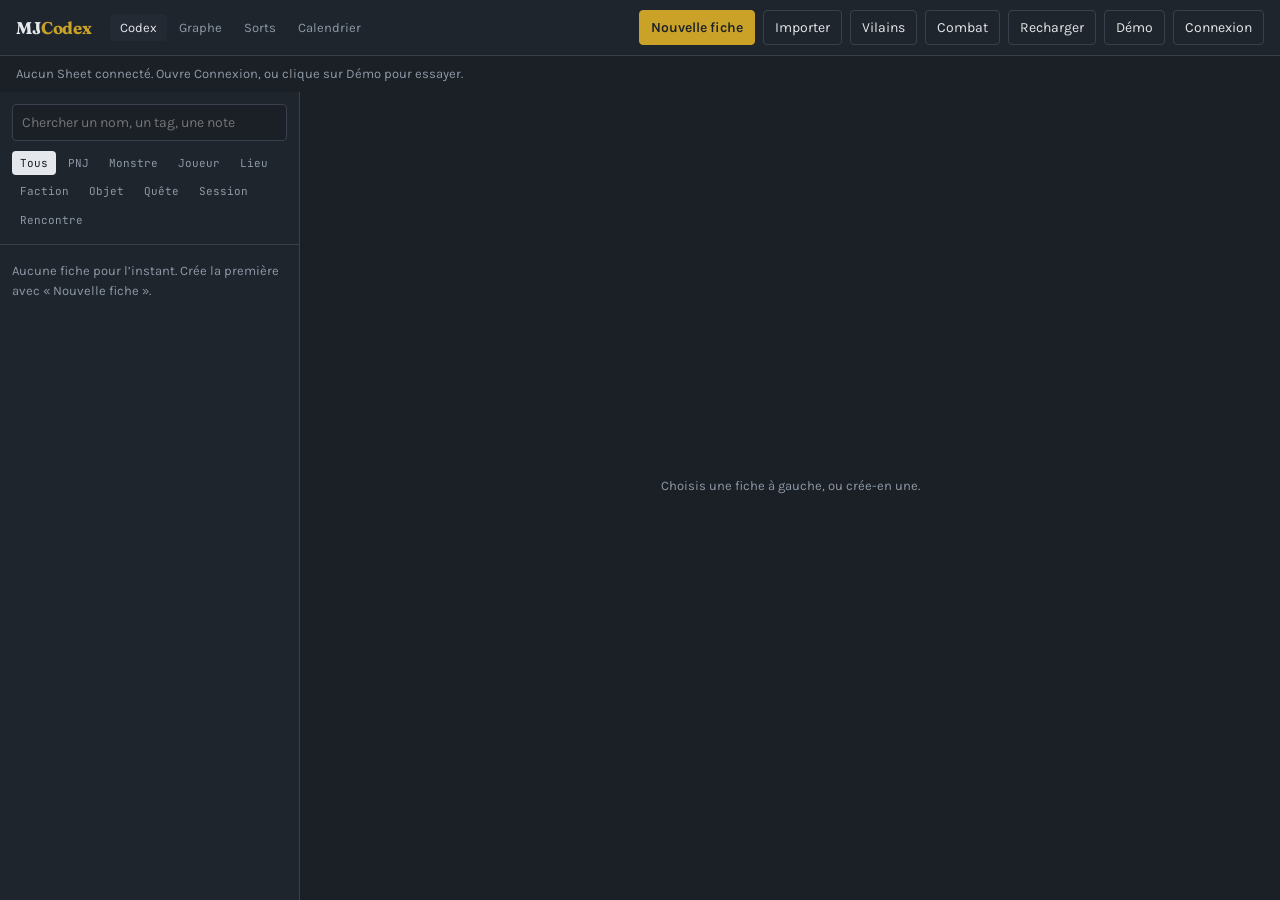
<file: index.html>
<!doctype html>
<html lang="fr">
<head>
  <meta charset="utf-8">
  <meta name="viewport" content="width=device-width, initial-scale=1">
  <title>MJ Codex</title>

  <link rel="preconnect" href="https://fonts.googleapis.com">
  <link rel="preconnect" href="https://fonts.gstatic.com" crossorigin>
  <link href="https://fonts.googleapis.com/css2?family=Fraunces:opsz,wght@9..144,500;9..144,700&family=Karla:wght@400;600&family=JetBrains+Mono:wght@400;600&display=swap" rel="stylesheet">
  <link rel="stylesheet" href="css/style.css">
</head>
<body>

  <div id="entete"></div>

  <main class="plan plan--codex">
    <section class="panneau panneau--liste" id="panneau-liste" aria-label="Fiches"></section>
    <section class="panneau panneau--fiche" id="panneau-fiche" aria-label="Fiche"></section>
  </main>

  <section class="combat" id="panneau-vilains" aria-label="Registre des vilains" hidden></section>

  <dialog id="import" class="dialogue dialogue--large">
    <form id="form-import" class="dialogue-corps">
      <h2>Importer un stat block</h2>
      <p class="indice">Colle un bloc du SRD (français ou anglais) ou tes propres notes. La fiche Monstre s’ouvre en édition pour vérifier.</p>
      <textarea class="champ champ--zone champ--mono" name="texte" rows="16" placeholder="Gobelin
Humanoïde (gobelinoïde) de taille P, neutre mauvais
Classe d'armure 15 (armure de cuir, bouclier)
Points de vie 7 (2d6)
…" required></textarea>
      <div class="fiche-actions">
        <button class="bouton bouton--plein" type="submit">Créer la fiche</button>
        <button class="bouton" type="button" id="fermer-import">Fermer</button>
      </div>
    </form>
  </dialog>

  <script type="module" src="js/pages/codex.js"></script>
</body>
</html>
</file>
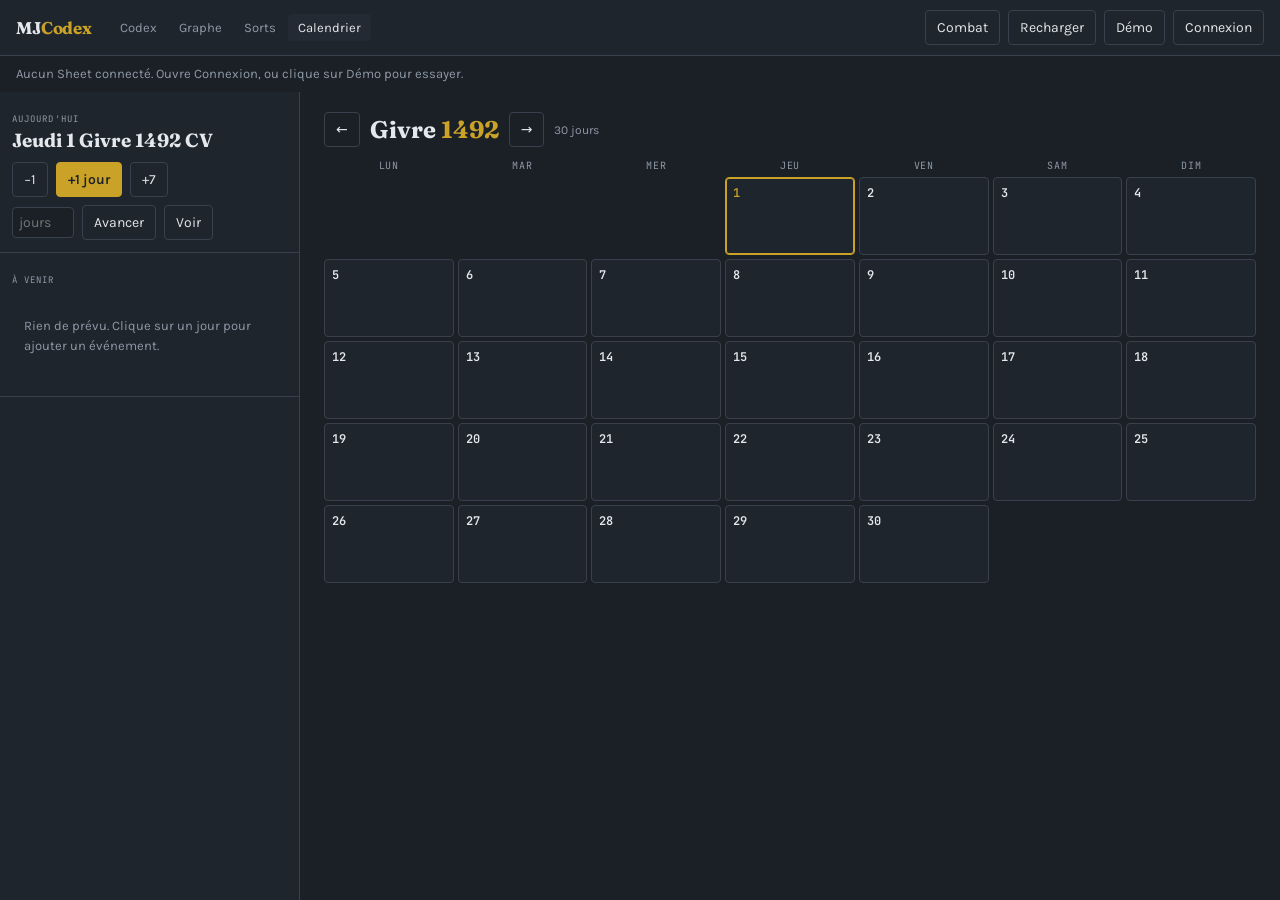
<file: calendrier.html>
<!doctype html>
<html lang="fr">
<head>
  <meta charset="utf-8">
  <meta name="viewport" content="width=device-width, initial-scale=1">
  <title>MJ Codex — Calendrier</title>

  <link rel="preconnect" href="https://fonts.googleapis.com">
  <link rel="preconnect" href="https://fonts.gstatic.com" crossorigin>
  <link href="https://fonts.googleapis.com/css2?family=Fraunces:opsz,wght@9..144,500;9..144,700&family=Karla:wght@400;600&family=JetBrains+Mono:wght@400;600&display=swap" rel="stylesheet">
  <link rel="stylesheet" href="css/style.css">
</head>
<body>

  <div id="entete"></div>

  <main class="plan plan--codex">
    <section class="panneau panneau--liste" id="panneau-commandes" aria-label="Date du jour"></section>
    <section class="panneau panneau--fiche" id="panneau-mois" aria-label="Mois"></section>
  </main>

  <script type="module" src="js/pages/calendrier.js"></script>
</body>
</html>
</file>
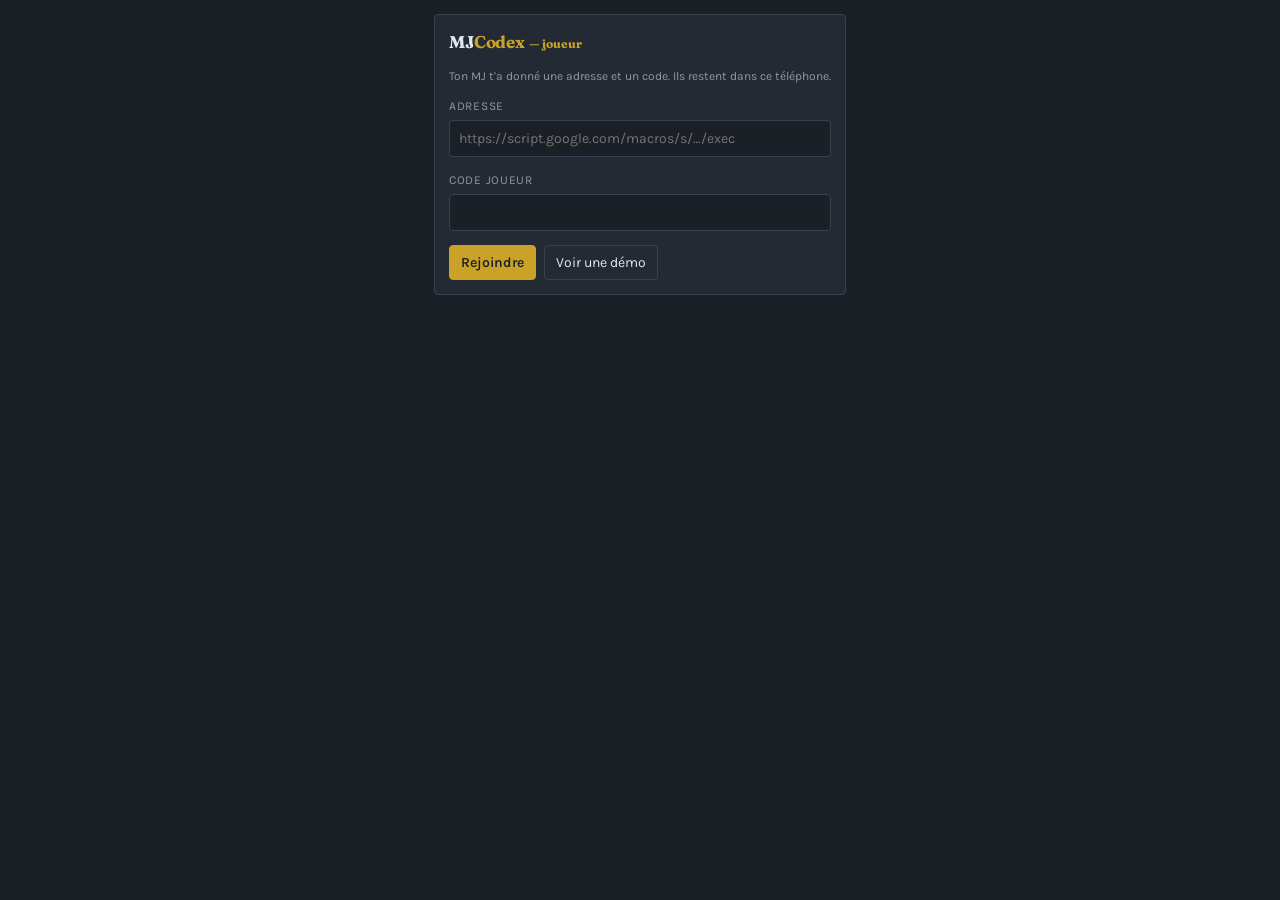
<file: joueur.html>
<!doctype html>
<html lang="fr">
<head>
  <meta charset="utf-8">
  <meta name="viewport" content="width=device-width, initial-scale=1, viewport-fit=cover">
  <meta name="theme-color" content="#1B2027">
  <title>Ma fiche — MJ Codex</title>

  <link rel="preconnect" href="https://fonts.googleapis.com">
  <link rel="preconnect" href="https://fonts.gstatic.com" crossorigin>
  <link href="https://fonts.googleapis.com/css2?family=Fraunces:opsz,wght@9..144,500;9..144,700&family=Karla:wght@400;600&family=JetBrains+Mono:wght@400;600&display=swap" rel="stylesheet">
  <link rel="stylesheet" href="css/style.css">
</head>
<body class="corps-joueur">
  <main class="joueur" id="joueur"></main>
  <script type="module" src="js/pages/joueur.js"></script>
</body>
</html>
</file>
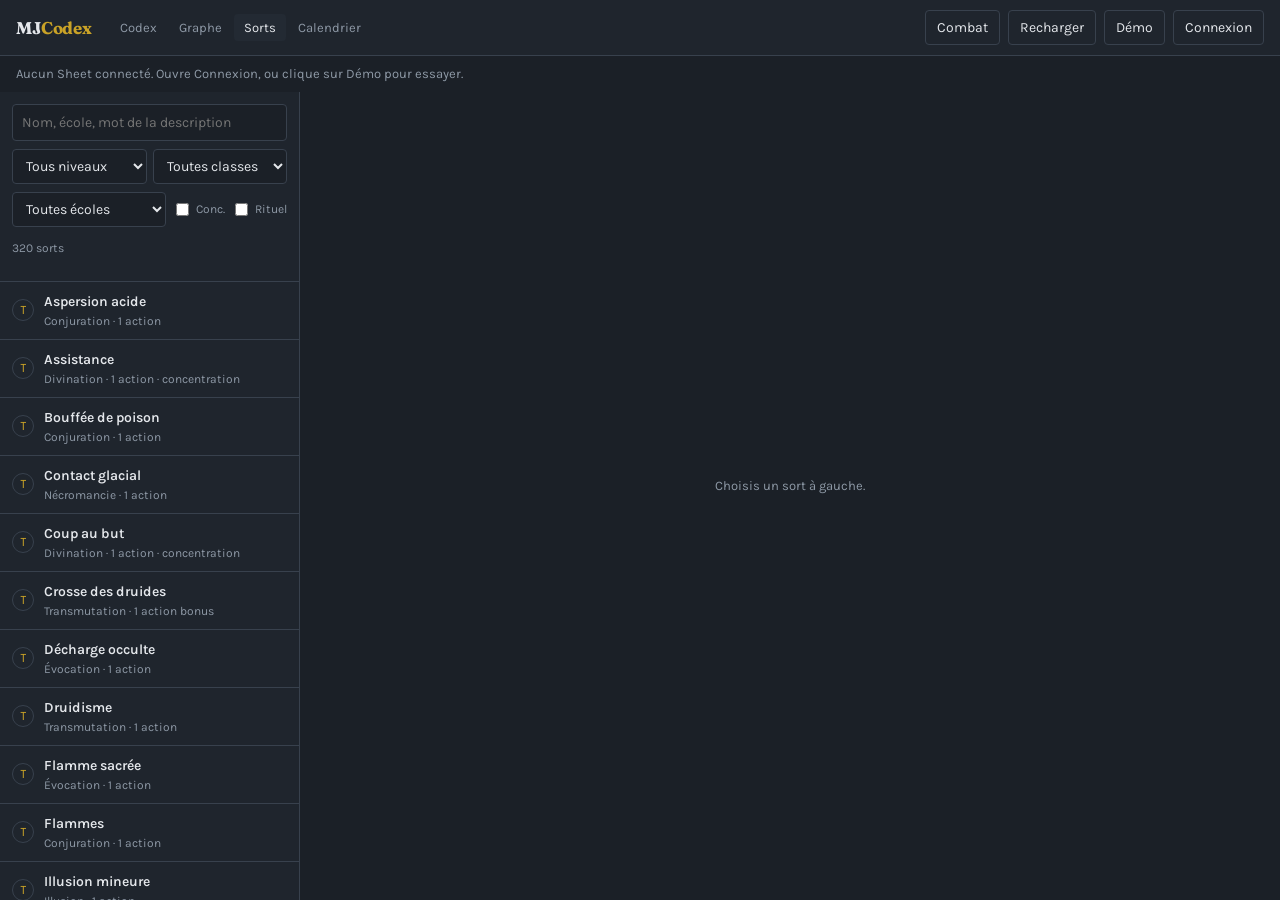
<file: sorts.html>
<!doctype html>
<html lang="fr">
<head>
  <meta charset="utf-8">
  <meta name="viewport" content="width=device-width, initial-scale=1">
  <title>MJ Codex — Sorts</title>

  <link rel="preconnect" href="https://fonts.googleapis.com">
  <link rel="preconnect" href="https://fonts.gstatic.com" crossorigin>
  <link href="https://fonts.googleapis.com/css2?family=Fraunces:opsz,wght@9..144,500;9..144,700&family=Karla:wght@400;600&family=JetBrains+Mono:wght@400;600&display=swap" rel="stylesheet">
  <link rel="stylesheet" href="css/style.css">
</head>
<body>

  <div id="entete"></div>

  <main class="plan plan--codex">
    <section class="panneau panneau--liste" id="panneau-sorts" aria-label="Sorts"></section>
    <section class="panneau panneau--fiche" id="panneau-sort" aria-label="Sort"></section>
  </main>

  <script type="module" src="js/pages/sorts.js"></script>
</body>
</html>
</file>
<file: css/style.css>
/* ---------------------------------------------------------------
   MJ Codex — feuille de style unique.
   Change les valeurs de :root pour reteinter toute l'appli.
   --------------------------------------------------------------- */

:root {
  --fond: #1B2027;
  --panneau: #232A33;
  --creux: #1F252D;
  --trait: #38414D;
  --encre: #E4E7EB;
  --sourd: #8E99A6;
  --laiton: #C9A227;
  --cire: #B2453C;

  --display: 'Fraunces', Georgia, serif;
  --corps: 'Karla', system-ui, sans-serif;
  --mono: 'JetBrains Mono', ui-monospace, monospace;

  --rayon: 4px;
  --pas: 12px;
}

* { box-sizing: border-box; }

body {
  margin: 0;
  height: 100vh;
  display: flex;
  flex-direction: column;
  background: var(--fond);
  color: var(--encre);
  font-family: var(--corps);
  font-size: 14px;
  line-height: 1.5;
}

h1, h2, h3 { font-family: var(--display); font-weight: 700; margin: 0; }

button, input, select, textarea { font: inherit; color: inherit; }

:focus-visible { outline: 2px solid var(--laiton); outline-offset: 2px; }

/* --------------------------------------------------------------- barre */

.barre {
  display: flex;
  align-items: center;
  gap: var(--pas);
  padding: 10px 16px;
  border-bottom: 1px solid var(--trait);
  background: var(--creux);
}

.marque {
  font-size: 17px;
  letter-spacing: -0.01em;
  font-variation-settings: 'SOFT' 20, 'WONK' 1;
  font-family: var(--display);
  font-weight: 700;
  color: inherit;
  text-decoration: none;
}

.nav { display: flex; gap: 2px; margin-left: 6px; }
.nav-lien {
  padding: 4px 10px;
  border-radius: var(--rayon);
  color: var(--sourd);
  text-decoration: none;
  font-size: 13px;
}
.nav-lien:hover { color: var(--encre); }
.nav-lien--actif { color: var(--encre); background: var(--panneau); }
.marque span { color: var(--laiton); }

.barre-actions { margin-left: auto; display: flex; gap: 8px; flex-wrap: wrap; }

.etiquette-demo {
  font-family: var(--mono);
  font-size: 10px;
  text-transform: uppercase;
  letter-spacing: 0.08em;
  color: var(--fond);
  background: var(--laiton);
  padding: 2px 6px;
  border-radius: var(--rayon);
}

.bandeau { margin: 0; padding: 0 16px; font-size: 13px; }
.bandeau:empty { display: none; }
.bandeau--erreur { color: var(--fond); background: var(--cire); padding: 8px 16px; }
.bandeau--info { color: var(--sourd); padding: 8px 16px; }

/* --------------------------------------------------------------- plan */

.plan {
  flex: 1;
  min-height: 0;
  display: grid;
  grid-template-columns: 300px minmax(0, 1fr);
}
.plan--graphe { grid-template-columns: 220px minmax(0, 1fr) 340px; }

.panneau { min-height: 0; overflow: auto; }
.panneau--liste { border-right: 1px solid var(--trait); background: var(--creux); display: flex; flex-direction: column; }
.panneau--fiche { padding: 20px 24px 40px; }
.panneau--graphe { overflow: hidden; }
.panneau--outils { border-right: 1px solid var(--trait); background: var(--creux); }
.panneau--volet { border-left: 1px solid var(--trait); padding: 16px 18px 40px; }
.fiche--volet .fiche-nom { font-size: 20px; }
.fiche--volet .bouton { display: inline-block; text-decoration: none; margin-bottom: 14px; }

/* --------------------------------------------------------------- champs */

.champ {
  width: 100%;
  background: var(--fond);
  border: 1px solid var(--trait);
  border-radius: var(--rayon);
  padding: 7px 9px;
}
.champ--zone { resize: vertical; font-family: var(--corps); line-height: 1.6; }

.etiquette {
  display: block;
  margin-bottom: 14px;
  font-size: 12px;
  text-transform: uppercase;
  letter-spacing: 0.06em;
  color: var(--sourd);
}
.etiquette .champ { margin-top: 5px; text-transform: none; letter-spacing: normal; color: var(--encre); font-size: 14px; }

.indice { text-transform: none; letter-spacing: normal; color: var(--sourd); font-size: 12px; }

.bouton {
  background: transparent;
  border: 1px solid var(--trait);
  border-radius: var(--rayon);
  padding: 6px 11px;
  cursor: pointer;
  color: var(--encre);
}
.bouton:hover { border-color: var(--sourd); }
.bouton--plein { background: var(--laiton); border-color: var(--laiton); color: var(--fond); font-weight: 600; }
.bouton--plein:hover { filter: brightness(1.1); }
.bouton--danger:hover { border-color: var(--cire); color: var(--cire); }

/* --------------------------------------------------------------- liste */

.liste-tete { padding: 12px; border-bottom: 1px solid var(--trait); }

.filtres { display: flex; flex-wrap: wrap; gap: 4px; margin-top: 10px; }
.filtre {
  background: none;
  border: 1px solid transparent;
  border-radius: var(--rayon);
  padding: 3px 7px;
  cursor: pointer;
  font-family: var(--mono);
  font-size: 11px;
  color: var(--sourd);
}
.filtre:hover { color: var(--encre); }
.filtre[aria-pressed='true'] { color: var(--fond); background: var(--encre); }

.liste { list-style: none; margin: 0; padding: 0; overflow: auto; }

.ligne {
  display: flex;
  align-items: center;
  gap: 10px;
  padding: 9px 12px;
  border-bottom: 1px solid var(--trait);
  cursor: pointer;
}
.ligne:hover { background: var(--panneau); }
.ligne--active { background: var(--panneau); box-shadow: inset 3px 0 0 var(--laiton); }

.ligne-texte { min-width: 0; flex: 1; display: flex; flex-direction: column; }
.ligne-nom { font-weight: 600; white-space: nowrap; overflow: hidden; text-overflow: ellipsis; }
.ligne-resume { font-size: 12px; color: var(--sourd); white-space: nowrap; overflow: hidden; text-overflow: ellipsis; }
.ligne-liens { font-family: var(--mono); font-size: 11px; color: var(--sourd); }

.vide { padding: 16px 12px; color: var(--sourd); font-size: 13px; }
.vide--grand { display: grid; place-items: center; height: 100%; text-align: center; }

/* --------------------------------------------------------------- pastille */

.pastille {
  flex: none;
  display: grid;
  place-items: center;
  width: 22px;
  height: 22px;
  border-radius: 3px;
  background: color-mix(in srgb, var(--teinte) 22%, transparent);
  color: var(--teinte);
  border: 1px solid color-mix(in srgb, var(--teinte) 55%, transparent);
  font-family: var(--mono);
  font-size: 11px;
  font-weight: 600;
}

/* --------------------------------------------------------------- fiche */

.fiche { max-width: 680px; }

.fiche-tete { display: flex; align-items: flex-start; gap: 12px; margin-bottom: 16px; }
.fiche-tete .pastille { width: 30px; height: 30px; font-size: 14px; margin-top: 3px; }

.fiche-nom { font-size: 26px; font-variation-settings: 'SOFT' 20, 'WONK' 1; line-height: 1.15; }
.fiche-resume { margin: 3px 0 0; color: var(--sourd); }
.fiche-actions { display: flex; gap: 8px; margin-left: auto; flex: none; }
.fiche--formulaire .fiche-actions { margin-left: 0; }

.tags { display: flex; flex-wrap: wrap; gap: 5px; margin: 0 0 16px; }
.tag {
  font-family: var(--mono);
  font-size: 11px;
  color: var(--sourd);
  border: 1px solid var(--trait);
  border-radius: 999px;
  padding: 1px 8px;
}

.notes {
  background: var(--panneau);
  border-left: 2px solid var(--trait);
  padding: 14px 16px;
  border-radius: 0 var(--rayon) var(--rayon) 0;
  line-height: 1.7;
}

/* --------------------------------------- registre des liens (élément signature) */

.registre { margin-top: 28px; }

.registre-titre {
  font-family: var(--mono);
  font-size: 11px;
  font-weight: 600;
  text-transform: uppercase;
  letter-spacing: 0.14em;
  color: var(--sourd);
  padding-bottom: 6px;
  border-bottom: 1px solid var(--trait);
  display: flex;
  gap: 8px;
}
.compte { color: var(--laiton); }

.registre-liste { list-style: none; margin: 0; padding: 0; }

.lien {
  display: flex;
  align-items: center;
  gap: 10px;
  padding: 7px 0;
  border-bottom: 1px dotted var(--trait);
}

/* Le type de lien est en mono, aligné en colonne : la fiche se lit comme un registre. */
.lien-type {
  flex: none;
  width: 170px;
  font-family: var(--mono);
  font-size: 11px;
  letter-spacing: 0.02em;
  color: var(--laiton);
}
.lien--entrant .lien-type { color: var(--sourd); text-align: right; }

.lien-cible {
  display: flex;
  align-items: center;
  gap: 7px;
  background: none;
  border: 0;
  padding: 0;
  cursor: pointer;
  font-weight: 600;
  text-align: left;
}
.lien-cible:hover span { text-decoration: underline; }
.lien-cible .pastille { width: 18px; height: 18px; font-size: 10px; }

.lien-note { font-size: 12px; color: var(--sourd); font-style: italic; }

.lien-retirer {
  margin-left: auto;
  background: none;
  border: 0;
  color: var(--sourd);
  cursor: pointer;
  font-size: 17px;
  line-height: 1;
  padding: 0 4px;
  opacity: 0;
}
.lien:hover .lien-retirer, .lien-retirer:focus-visible { opacity: 1; }
.lien-retirer:hover { color: var(--cire); }

.ajout-lien {
  display: grid;
  grid-template-columns: 170px 1fr 1fr auto;
  gap: 8px;
  margin-top: 16px;
}

/* --------------------------------------------------------------- dialogue */

.dialogue {
  border: 1px solid var(--trait);
  border-radius: var(--rayon);
  background: var(--panneau);
  color: var(--encre);
  padding: 0;
  width: min(460px, 92vw);
}
.dialogue::backdrop { background: rgba(12, 15, 19, 0.7); }
.dialogue-corps { padding: 20px 22px; }
.dialogue-corps h2 { font-size: 19px; margin-bottom: 4px; }
.dialogue-corps .indice { display: block; margin-bottom: 16px; }

/* --------------------------------------------------------------- écrans étroits */

@media (max-width: 1100px) {
  .plan { grid-template-columns: 260px minmax(0, 1fr); }
  .plan--graphe { grid-template-columns: 200px minmax(0, 1fr); }
  .panneau--volet { display: none; }
}

@media (max-width: 780px) {
  .plan { grid-template-columns: 1fr; grid-template-rows: 200px minmax(0, 1fr); }
  .plan--graphe { grid-template-columns: 1fr; grid-template-rows: auto minmax(0, 1fr); }
  .nav { display: none; }
  .panneau--liste { border-right: 0; border-bottom: 1px solid var(--trait); }
  .panneau--fiche { padding: 16px; }
  .fiche-tete { flex-wrap: wrap; }
  .fiche-actions { margin-left: 0; width: 100%; }
  .lien { flex-wrap: wrap; }
  .lien-type { width: auto; }
  .ajout-lien { grid-template-columns: 1fr; }
}

@media (prefers-reduced-motion: reduce) {
  * { transition: none !important; animation: none !important; }
}

/* ---------------------------------------------------------------
   Caractéristiques sur la fiche
   --------------------------------------------------------------- */

.bloc-stats { display: flex; flex-wrap: wrap; gap: 20px; margin-bottom: 18px; }

.chiffres { display: flex; gap: 8px; }
.chiffre {
  display: grid;
  place-items: center;
  min-width: 66px;
  padding: 6px 10px;
  background: var(--panneau);
  border: 1px solid var(--trait);
  border-radius: var(--rayon);
}
.chiffre-libelle { font-family: var(--mono); font-size: 9px; text-transform: uppercase; letter-spacing: 0.1em; color: var(--sourd); }
.chiffre-valeur { font-family: var(--display); font-size: 21px; font-weight: 700; line-height: 1.1; }

.caracs { display: flex; gap: 4px; flex-wrap: wrap; }
.carac {
  display: grid;
  place-items: center;
  width: 52px;
  padding: 5px 0;
  border: 1px solid var(--trait);
  border-radius: var(--rayon);
}
.carac-libelle { font-family: var(--mono); font-size: 9px; letter-spacing: 0.1em; color: var(--sourd); }
.carac-score { font-size: 15px; font-weight: 600; line-height: 1.2; }
.carac-mod { font-family: var(--mono); font-size: 11px; color: var(--laiton); }

.groupe { border: 1px solid var(--trait); border-radius: var(--rayon); padding: 14px 16px; margin: 0 0 16px; }
.groupe .registre-titre { border: 0; padding: 0 6px; margin-bottom: 10px; }

.grille-saisie { display: grid; grid-template-columns: repeat(3, 1fr); gap: 10px; }
.grille-saisie--six { grid-template-columns: repeat(6, 1fr); margin-top: 10px; }
.etiquette--serree { margin-bottom: 0; position: relative; }
.carac-mod--apercu { position: absolute; right: 9px; bottom: 8px; pointer-events: none; }

/* ---------------------------------------------------------------
   Tracker de combat
   --------------------------------------------------------------- */

.marque-compte {
  font-family: var(--mono);
  font-size: 10px;
  background: var(--cire);
  color: var(--encre);
  border-radius: 999px;
  padding: 0 5px;
  margin-left: 3px;
}

.combat {
  position: fixed;
  inset: 0;
  z-index: 20;
  background: var(--fond);
  overflow: auto;
  padding: 0 0 32px;
}
.combat[hidden] { display: none; }

.combat-tete {
  position: sticky;
  top: 0;
  z-index: 1;
  display: flex;
  align-items: center;
  gap: 16px;
  flex-wrap: wrap;
  padding: 12px 20px;
  background: var(--creux);
  border-bottom: 1px solid var(--trait);
}
.combat-tours { display: flex; gap: 8px; }
.combat-tete-fin { margin-left: auto; display: flex; gap: 8px; flex-wrap: wrap; }

.compteur { display: flex; align-items: baseline; gap: 8px; }
.compteur-libelle { font-family: var(--mono); font-size: 10px; text-transform: uppercase; letter-spacing: 0.14em; color: var(--sourd); }
.compteur-valeur { font-family: var(--display); font-size: 27px; font-weight: 700; font-variation-settings: 'SOFT' 20, 'WONK' 1; }

.combat-liste { list-style: none; margin: 0; padding: 0; }

.combattant {
  display: flex;
  align-items: center;
  gap: 12px;
  flex-wrap: wrap;
  padding: 9px 20px;
  border-bottom: 1px solid var(--trait);
  border-left: 3px solid transparent;
}
.combattant--actif { background: var(--panneau); border-left-color: var(--laiton); }
.combattant--mort { opacity: 0.45; }

.init {
  flex: none;
  width: 46px;
  text-align: center;
  background: var(--creux);
  border: 1px solid var(--trait);
  border-radius: var(--rayon);
  padding: 5px 2px;
  font-family: var(--mono);
  font-size: 15px;
}
.combattant--actif .init { border-color: var(--laiton); color: var(--laiton); }

.combattant-identite { display: flex; align-items: center; gap: 8px; min-width: 190px; }
.combattant-nom { font-weight: 600; background: none; border: 0; padding: 0; text-align: left; }
.lien-fiche { cursor: pointer; color: var(--laiton); }
.lien-fiche:hover { text-decoration: underline; }
.dex { font-family: var(--mono); font-size: 10px; color: var(--sourd); }

.ca { font-family: var(--mono); font-size: 12px; color: var(--sourd); flex: none; width: 58px; }

.pv { display: flex; align-items: center; gap: 7px; }
.jauge { width: 90px; height: 5px; background: var(--trait); border-radius: 999px; overflow: hidden; }
.jauge-plein { display: block; height: 100%; background: var(--laiton); transition: width 160ms; }
.combattant--entame .jauge-plein { background: #D98E4A; }
.combattant--critique .jauge-plein { background: var(--cire); }
.pv-champ { width: 52px; text-align: right; background: none; border: 0; border-bottom: 1px solid var(--trait); font-family: var(--mono); }
.pv-max { font-family: var(--mono); font-size: 12px; color: var(--sourd); }

.degats { display: flex; align-items: center; gap: 5px; }
.champ--mini { width: 62px; padding: 4px 6px; }
.bouton--mini { padding: 4px 8px; font-size: 12px; }

.etats-actifs { display: flex; gap: 4px; flex-wrap: wrap; }
.etats-choix { flex-basis: 100%; display: flex; gap: 4px; flex-wrap: wrap; padding: 8px 0 2px; }
.tag--actif { background: var(--laiton); border-color: var(--laiton); color: var(--fond); }
button.tag { cursor: pointer; background: transparent; }

.combat-ajout { display: grid; grid-template-columns: 1fr 1fr; gap: 24px; padding: 22px 20px; }
.combat-ajout .registre-titre { margin-bottom: 10px; }
.rangee { display: flex; gap: 8px; align-items: center; }

@media (max-width: 900px) {
  .combat-ajout { grid-template-columns: 1fr; }
  .grille-saisie, .grille-saisie--six { grid-template-columns: repeat(3, 1fr); }
  .combattant { gap: 8px; }
  .combattant-identite { min-width: 140px; }
  .rangee { flex-wrap: wrap; }
}

/* ---------------------------------------------------------------
   Vilains, stat block, rencontres
   --------------------------------------------------------------- */

.portrait {
  flex: none;
  width: 64px;
  height: 64px;
  object-fit: cover;
  border-radius: var(--rayon);
  border: 1px solid var(--trait);
}

.rang {
  display: inline-block;
  vertical-align: middle;
  font-family: var(--mono);
  font-size: 10px;
  font-weight: 600;
  text-transform: uppercase;
  letter-spacing: 0.1em;
  padding: 2px 7px;
  border-radius: 999px;
  color: var(--teinte);
  background: color-mix(in srgb, var(--teinte) 18%, transparent);
  border: 1px solid color-mix(in srgb, var(--teinte) 55%, transparent);
}
.fiche-nom .rang { margin-left: 8px; }

.statut {
  font-family: var(--mono);
  font-size: 11px;
  color: var(--sourd);
  padding: 2px 7px;
  border: 1px dashed var(--trait);
  border-radius: 999px;
}
.statut--actif { color: #7FA65C; border-color: #7FA65C; }
.statut--en-fuite { color: #D98E4A; border-color: #D98E4A; }
.statut--vaincu, .statut--mort { color: var(--sourd); text-decoration: line-through; }

.bloc-vilain {
  margin-bottom: 18px;
  padding: 12px 14px;
  border-left: 3px solid var(--laiton);
  background: var(--creux);
  border-radius: 0 var(--rayon) var(--rayon) 0;
}
.bloc-vilain--termine { opacity: 0.6; border-left-color: var(--trait); }
.bloc-vilain-tete { display: flex; gap: 8px; align-items: center; flex-wrap: wrap; }
.bloc-vilain-tete:empty { display: none; }
.vilain-plan { margin: 10px 0 0; line-height: 1.55; }
.plan-libelle {
  display: block;
  font-family: var(--mono);
  font-size: 9px;
  text-transform: uppercase;
  letter-spacing: 0.12em;
  color: var(--sourd);
  margin-bottom: 3px;
}
.sbires { margin: 10px 0 0; display: flex; flex-wrap: wrap; gap: 4px 12px; }
.sbires .plan-libelle { width: 100%; }

/* stat block */

.statbloc { margin: 0 0 18px; }
.statbloc-lignes { margin: 0 0 10px; padding: 10px 14px; border: 1px solid var(--trait); border-radius: var(--rayon); }
.statbloc-ligne { display: grid; grid-template-columns: 150px 1fr; gap: 10px; padding: 3px 0; font-size: 13px; }
.statbloc-ligne dt { font-family: var(--mono); font-size: 10px; text-transform: uppercase; letter-spacing: 0.08em; color: var(--sourd); padding-top: 3px; }
.statbloc-ligne dd { margin: 0; }
.statbloc-zone { margin-top: 12px; }
.statbloc-zone .registre-titre { margin-bottom: 6px; }
.statbloc-para { margin: 0 0 6px; line-height: 1.55; font-size: 13.5px; }
.statbloc-para strong { color: var(--laiton); font-weight: 600; }

.groupe--pliable summary { cursor: pointer; list-style: none; }
.groupe--pliable summary::before { content: '▸ '; color: var(--sourd); }
.groupe--pliable[open] summary::before { content: '▾ '; }
.champ--mono { font-family: var(--mono); font-size: 12.5px; }
.dialogue--large { width: min(720px, 94vw); }

/* rencontres */

.rencontre-table { width: 100%; border-collapse: collapse; margin-bottom: 14px; font-size: 13.5px; }
.rencontre-table th { text-align: left; font-family: var(--mono); font-size: 10px; text-transform: uppercase; letter-spacing: 0.08em; color: var(--sourd); padding: 4px 8px; border-bottom: 1px solid var(--trait); }
.rencontre-table td { padding: 6px 8px; border-bottom: 1px solid var(--trait); }
.rencontre-table th:not(:first-child), .rencontre-table td:not(:first-child) { text-align: right; width: 70px; }
.mono { font-family: var(--mono); }

.bilan {
  display: flex; flex-wrap: wrap; gap: 8px; align-items: stretch;
  padding: 10px 12px; border: 1px solid var(--trait); border-radius: var(--rayon);
  border-left-width: 3px; margin-top: 12px;
}
.bilan .chiffre { min-width: 110px; }
.bilan .chiffre-valeur { text-transform: capitalize; }
.bilan-groupe { width: 100%; margin: 4px 0 0; }
.bilan--triviale { border-left-color: var(--sourd); }
.bilan--facile { border-left-color: #7FA65C; }
.bilan--moyenne { border-left-color: var(--laiton); }
.bilan--difficile { border-left-color: #D98E4A; }
.bilan--mortelle { border-left-color: var(--cire); }
.bilan--mortelle .chiffre:first-child .chiffre-valeur { color: var(--cire); }

.rangees { display: flex; flex-direction: column; gap: 6px; margin-bottom: 8px; }
.rangee--composition { display: flex; gap: 6px; align-items: center; }
.rangee--composition .lien-retirer { opacity: 1; }

/* registre des vilains */

.registre-grand-titre { font-size: 22px; font-variation-settings: 'SOFT' 20, 'WONK' 1; }

.cartes {
  display: grid;
  grid-template-columns: repeat(auto-fill, minmax(280px, 1fr));
  gap: 14px;
  padding: 18px 20px 40px;
}

.carte {
  display: flex;
  flex-direction: column;
  background: var(--panneau);
  border: 1px solid var(--trait);
  border-top: 3px solid var(--teinte);
  border-radius: var(--rayon);
  overflow: hidden;
}
.carte--termine { opacity: 0.5; filter: grayscale(0.6); }

.carte-visuel { position: relative; height: 120px; background: var(--creux); display: grid; place-items: center; }
.carte-portrait { width: 100%; height: 100%; object-fit: cover; }
.carte-pastille .pastille { width: 44px; height: 44px; font-size: 20px; }
.carte-visuel .rang { position: absolute; top: 8px; left: 8px; background: var(--fond); }

.carte-corps { padding: 12px 14px 14px; display: flex; flex-direction: column; gap: 8px; }
.carte-nom { font-size: 18px; font-variation-settings: 'SOFT' 20, 'WONK' 1; }
.carte-nom .lien-fiche { font: inherit; color: inherit; background: none; border: 0; padding: 0; cursor: pointer; text-align: left; }
.carte-resume { margin: -4px 0 0; color: var(--sourd); font-size: 12.5px; }
.carte-chiffres { display: flex; gap: 8px; flex-wrap: wrap; align-items: center; }
.carte-chiffres .ca { width: auto; }
.carte-plan { margin: 0; font-size: 13px; line-height: 1.5; display: -webkit-box; -webkit-line-clamp: 3; -webkit-box-orient: vertical; overflow: hidden; }
.carte-sbires { margin: 0; display: flex; flex-wrap: wrap; gap: 4px; }
.carte-sbires .plan-libelle { width: 100%; }
.carte-sbires .tag { cursor: pointer; }

@media (max-width: 780px) {
  .statbloc-ligne { grid-template-columns: 1fr; gap: 2px; }
  .cartes { grid-template-columns: 1fr; padding: 12px; }
}

/* ---------------------------------------------------------------
   Sorts
   --------------------------------------------------------------- */

.rangee--filtres { display: flex; gap: 6px; margin-top: 8px; align-items: center; }
.rangee--filtres .champ { min-width: 0; }
.case { display: flex; align-items: center; gap: 4px; font-size: 12px; color: var(--sourd); white-space: nowrap; }

.sort-niveau {
  flex: none;
  width: 22px; height: 22px;
  display: grid; place-items: center;
  border-radius: 999px;
  border: 1px solid var(--trait);
  font-family: var(--mono); font-size: 11px; color: var(--laiton);
}
.sort { max-width: 680px; }
.sort-tete { margin-bottom: 14px; }
.sort-tete .tags { margin-top: 6px; }
.notes--sort { margin-top: 14px; }
.notes--sort p { margin: 0 0 8px; }

.sort-tiroir { margin: 0 20px 14px; border: 1px solid var(--trait); border-radius: var(--rayon); }
.sort-tiroir summary { cursor: pointer; padding: 8px 12px; border: 0; margin: 0; list-style: none; }
.sort-tiroir summary::before { content: '▸ '; color: var(--sourd); }
.sort-tiroir[open] summary::before { content: '▾ '; }
.sort-tiroir-corps { padding: 0 12px 12px; display: grid; grid-template-columns: 280px minmax(0, 1fr); gap: 12px; }
.sort-tiroir-corps .champ { grid-column: 1 / -1; }
.sort-tiroir-liste { max-height: 320px; border: 1px solid var(--trait); border-radius: var(--rayon); }
.sort-tiroir-liste:empty { display: none; }
.sort-tiroir .sort { max-width: none; }
.sort-tiroir .fiche-nom { font-size: 20px; }

@media (max-width: 780px) {
  .sort-tiroir-corps { grid-template-columns: 1fr; }
}

/* page Graphe */
.filtres--colonne { flex-direction: column; align-items: stretch; }
.filtre--type { display: flex; align-items: center; gap: 8px; text-align: left; font-family: var(--corps); font-size: 13px; padding: 5px 7px; }
.filtre--type .pastille { width: 18px; height: 18px; font-size: 10px; }
.filtre--type .ligne-liens { margin-left: auto; }
.filtre--type[aria-pressed='false'] { opacity: 0.4; }
.filtre--type[aria-pressed='true'] { color: var(--encre); background: transparent; }
.fiche--volet .lien { flex-wrap: wrap; }
.fiche--volet .lien-type { width: auto; }

/* ---------------------------------------------------------------
   Calendrier
   --------------------------------------------------------------- */

.date-du-jour { margin: 0; font-family: var(--display); font-size: 19px; font-weight: 700; line-height: 1.2; }

.evenement-ligne { padding: 8px 0; border-bottom: 1px solid var(--trait); cursor: pointer; display: flex; flex-direction: column; gap: 1px; }
.evenement-ligne:hover .evenement-titre { text-decoration: underline; }
.evenement-quand { font-family: var(--mono); font-size: 10px; text-transform: uppercase; letter-spacing: 0.08em; color: var(--laiton); }
.evenement-titre { font-weight: 600; }

.mois-tete { display: flex; align-items: center; gap: 10px; margin-bottom: 10px; }
.mois-titre { font-size: 24px; font-variation-settings: 'SOFT' 20, 'WONK' 1; }

.semaine-tete { display: grid; grid-template-columns: repeat(7, 1fr); gap: 4px; margin-bottom: 4px; }
.semaine-tete span { font-family: var(--mono); font-size: 10px; text-transform: uppercase; letter-spacing: 0.08em; color: var(--sourd); text-align: center; }

.grille-mois { display: grid; grid-template-columns: repeat(var(--colonnes, 7), 1fr); gap: 4px; }
.jour {
  display: flex; flex-direction: column; align-items: flex-start; gap: 2px;
  min-height: 78px; padding: 6px 7px;
  background: var(--creux); border: 1px solid var(--trait); border-radius: var(--rayon);
  cursor: pointer; text-align: left; color: var(--encre);
}
.jour:hover { border-color: var(--sourd); }
.jour--vide { background: transparent; border-color: transparent; cursor: default; }
.jour--passe .jour-numero { color: var(--sourd); }
.jour--aujourdhui { border-color: var(--laiton); box-shadow: inset 0 0 0 1px var(--laiton); }
.jour--aujourdhui .jour-numero { color: var(--laiton); }
.jour--ouvert { background: var(--panneau); }
.jour-numero { font-family: var(--mono); font-size: 12px; font-weight: 600; }
.jour-evenement { font-size: 11px; line-height: 1.25; max-width: 100%; overflow: hidden; text-overflow: ellipsis; white-space: nowrap; padding-left: 6px; border-left: 2px solid var(--laiton); }

.panneau-jour { margin-top: 18px; padding: 14px 16px; border: 1px solid var(--trait); border-radius: var(--rayon); }
.evenement .lien-cible { text-decoration: none; color: inherit; }
.ajout-evenement { margin-top: 14px; display: grid; gap: 8px; }

@media (max-width: 780px) {
  .jour { min-height: 52px; padding: 4px 5px; }
  .jour-evenement { display: none; }
  .jour--ouvert::after, .jour:has(.jour-evenement)::after { content: '•'; color: var(--laiton); }
}

/* ---------------------------------------------------------------
   Page joueur (téléphone)
   --------------------------------------------------------------- */

.corps-joueur { height: auto; min-height: 100vh; }
.joueur { max-width: 560px; margin: 0 auto; padding: 14px 14px 40px; display: flex; flex-direction: column; gap: 12px; }
.joueur-carte { background: var(--panneau); border: 1px solid var(--trait); border-radius: var(--rayon); padding: 14px; }
.joueur-carte .marque { display: block; margin-bottom: 6px; }
.joueur-carte .liste { border: 1px solid var(--trait); border-radius: var(--rayon); }
.joueur-tete { display: flex; align-items: flex-start; gap: 10px; }
.joueur-tete .fiche-nom { font-size: 24px; }
.joueur-tete .bouton { margin-left: auto; font-size: 16px; }
.joueur-date { margin: -6px 0 0; font-family: var(--mono); font-size: 11px; color: var(--laiton); }
.joueur .bandeau { padding: 0; }
.joueur .bandeau--erreur { padding: 8px 12px; border-radius: var(--rayon); }

.joueur-pv-tete { display: flex; align-items: baseline; justify-content: space-between; margin-bottom: 8px; }
.joueur-pv-valeur { font-family: var(--display); font-size: 24px; }
.joueur-pv-valeur strong { font-size: 34px; }
.jauge--large { display: block; width: 100%; height: 8px; margin-bottom: 12px; }
.joueur-pv-boutons { display: flex; gap: 6px; flex-wrap: wrap; align-items: center; }
.joueur-pv-boutons .bouton { padding: 8px 12px; min-width: 44px; }
.joueur-pv-boutons .champ--mini { width: 64px; padding: 8px; }

.chiffres--joueur { display: grid; grid-template-columns: repeat(4, 1fr); gap: 6px; margin-bottom: 10px; }
.chiffres--joueur .chiffre { min-width: 0; }
.caracs--joueur { display: grid; grid-template-columns: repeat(6, 1fr); }
.joueur-ligne { margin: 8px 0 0; font-size: 13px; }
.joueur-ligne strong { color: var(--laiton); font-weight: 600; margin-right: 4px; }
.joueur-pied { display: flex; align-items: center; gap: 10px; }

@media (max-width: 420px) {
  .chiffres--joueur { grid-template-columns: repeat(2, 1fr); }
  .caracs--joueur { grid-template-columns: repeat(3, 1fr); }
}
</file>
